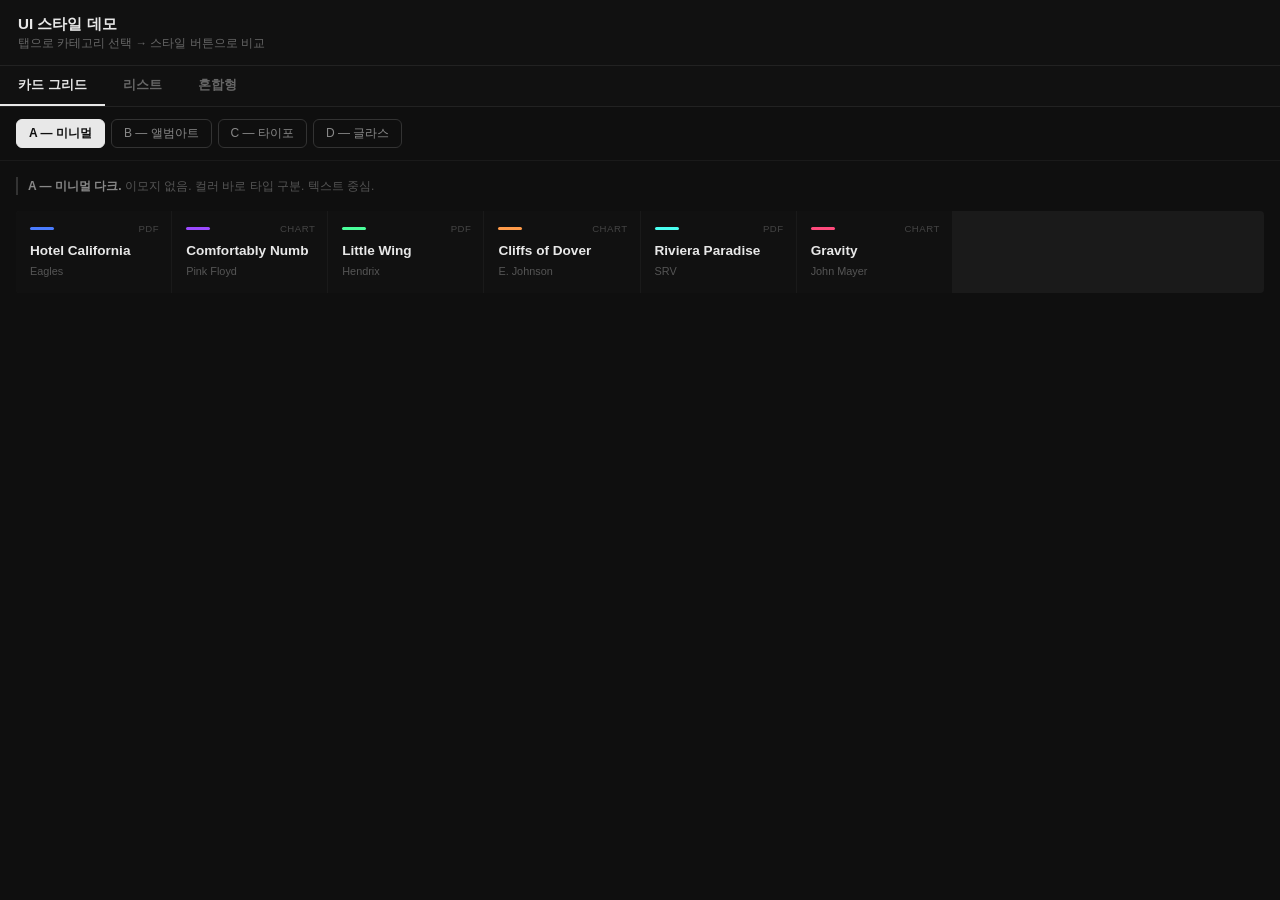
<file: ui-demo.html>
<!DOCTYPE html>
<html lang="ko">
<head>
<meta charset="UTF-8">
<meta name="viewport" content="width=device-width, initial-scale=1.0">
<title>UI 스타일 데모</title>
<style>
* { box-sizing: border-box; margin: 0; padding: 0; }
body {
  background: #0f0f0f;
  color: #e8e8e8;
  font-family: -apple-system, BlinkMacSystemFont, 'Segoe UI', sans-serif;
  padding-bottom: 80px;
}

/* ── 헤더 ── */
.demo-header {
  background: #111;
  border-bottom: 1px solid #222;
  padding: 14px 18px;
  position: sticky; top: 0; z-index: 100;
  display: flex; align-items: center; justify-content: space-between;
}
.demo-header h1 { font-size: 0.95rem; font-weight: 700; }
.demo-header p { font-size: 0.72rem; color: #666; margin-top: 1px; }

/* ── 카테고리 탭 ── */
.cat-nav {
  display: flex; gap: 0;
  background: #111;
  border-bottom: 1px solid #222;
  position: sticky; top: 49px; z-index: 99;
  overflow-x: auto; scrollbar-width: none;
}
.cat-nav::-webkit-scrollbar { display: none; }
.cat-btn {
  flex-shrink: 0;
  padding: 10px 18px;
  background: none; border: none; border-bottom: 2px solid transparent;
  color: #666; font-size: 0.82rem; font-weight: 600; cursor: pointer;
  white-space: nowrap; transition: all 0.2s;
}
.cat-btn.active { color: #e8e8e8; border-bottom-color: #e8e8e8; }

/* ── 스타일 탭 ── */
.style-nav {
  display: flex; gap: 6px; padding: 12px 16px;
  background: #0f0f0f; overflow-x: auto; scrollbar-width: none;
  border-bottom: 1px solid #1a1a1a;
}
.style-nav::-webkit-scrollbar { display: none; }
.style-btn {
  flex-shrink: 0; padding: 5px 12px; border-radius: 6px;
  border: 1px solid #333; background: transparent;
  color: #888; font-size: 0.75rem; cursor: pointer; white-space: nowrap;
  transition: all 0.15s;
}
.style-btn.active { background: #e8e8e8; border-color: #e8e8e8; color: #0f0f0f; font-weight: 600; }

/* ── 섹션 ── */
.demo-section { display: none; padding: 16px; }
.demo-section.active { display: block; }

.section-desc {
  font-size: 0.75rem; color: #555; margin-bottom: 16px; line-height: 1.5;
  border-left: 2px solid #333; padding-left: 10px;
}
.section-desc strong { color: #888; }

/* ═══════════════════════════════════════
   카드 그리드 — 스타일 A: 미니멀 다크
═══════════════════════════════════════ */
.cg-a-grid {
  display: grid; grid-template-columns: repeat(auto-fill, minmax(140px,1fr)); gap: 1px;
  background: #1a1a1a; border-radius: 4px; overflow: hidden;
}
.cg-a-item {
  background: #111; padding: 16px 14px; cursor: pointer;
  transition: background 0.15s; position: relative;
}
.cg-a-item:active { background: #1a1a1a; }
.cg-a-bar {
  width: 24px; height: 3px; border-radius: 2px; margin-bottom: 12px;
}
.cg-a-title { font-size: 0.85rem; font-weight: 600; line-height: 1.3; }
.cg-a-sub { font-size: 0.68rem; color: #555; margin-top: 5px; }
.cg-a-type {
  position: absolute; top: 12px; right: 12px;
  font-size: 0.6rem; color: #444; letter-spacing: 0.5px; text-transform: uppercase;
}

/* ═══════════════════════════════════════
   카드 그리드 — 스타일 B: 앨범아트 포커스
═══════════════════════════════════════ */
.cg-b-grid {
  display: grid; grid-template-columns: repeat(auto-fill, minmax(130px,1fr)); gap: 12px;
}
.cg-b-item { cursor: pointer; }
.cg-b-thumb {
  width: 100%; aspect-ratio: 1; border-radius: 6px; overflow: hidden;
  margin-bottom: 8px; position: relative;
}
.cg-b-thumb img, .cg-b-thumb div { width: 100%; height: 100%; }
.cg-b-overlay {
  position: absolute; inset: 0;
  background: linear-gradient(to top, rgba(0,0,0,0.7) 0%, transparent 50%);
  display: flex; align-items: flex-end; padding: 8px;
}
.cg-b-key {
  font-size: 0.7rem; font-weight: 700; color: #fff;
  background: rgba(255,255,255,0.15); padding: 2px 6px; border-radius: 4px;
  backdrop-filter: blur(4px);
}
.cg-b-title { font-size: 0.82rem; font-weight: 600; line-height: 1.2; }
.cg-b-artist { font-size: 0.68rem; color: #666; margin-top: 2px; }

/* ═══════════════════════════════════════
   카드 그리드 — 스타일 C: 라인 타이포
═══════════════════════════════════════ */
.cg-c-grid {
  display: grid; grid-template-columns: repeat(auto-fill, minmax(150px,1fr)); gap: 10px;
}
.cg-c-item {
  border: 1px solid #222; border-radius: 10px; padding: 14px;
  cursor: pointer; transition: border-color 0.15s, transform 0.15s;
  position: relative; overflow: hidden;
}
.cg-c-item:hover { border-color: #444; transform: translateY(-2px); }
.cg-c-num {
  font-size: 2rem; font-weight: 900; color: #1e1e1e;
  line-height: 1; margin-bottom: 10px; font-variant-numeric: tabular-nums;
}
.cg-c-title { font-size: 0.85rem; font-weight: 700; line-height: 1.3; }
.cg-c-sub { font-size: 0.68rem; color: #555; margin-top: 4px; }
.cg-c-tag {
  display: inline-block; margin-top: 8px;
  font-size: 0.6rem; padding: 2px 7px; border-radius: 3px;
  border: 1px solid #333; color: #666; text-transform: uppercase; letter-spacing: 0.5px;
}

/* ═══════════════════════════════════════
   카드 그리드 — 스타일 D: 글라스모피즘
═══════════════════════════════════════ */
.cg-d-wrap {
  position: relative; padding: 20px; border-radius: 16px; overflow: hidden;
  background: linear-gradient(135deg, #0a0a1a, #1a0a2a);
}
.cg-d-blob {
  position: absolute; border-radius: 50%; filter: blur(60px); opacity: 0.25;
}
.cg-d-grid {
  position: relative; z-index: 1;
  display: grid; grid-template-columns: repeat(auto-fill, minmax(130px,1fr)); gap: 10px;
}
.cg-d-item {
  background: rgba(255,255,255,0.05); border: 1px solid rgba(255,255,255,0.08);
  border-radius: 12px; padding: 14px; cursor: pointer;
  backdrop-filter: blur(10px); transition: background 0.2s, transform 0.15s;
}
.cg-d-item:hover { background: rgba(255,255,255,0.09); transform: translateY(-2px); }
.cg-d-dot {
  width: 8px; height: 8px; border-radius: 50%; margin-bottom: 12px;
}
.cg-d-title { font-size: 0.83rem; font-weight: 600; color: rgba(255,255,255,0.9); }
.cg-d-sub { font-size: 0.67rem; color: rgba(255,255,255,0.35); margin-top: 4px; }

/* ═══════════════════════════════════════
   리스트 — 스타일 A: 음악앱 클래식
═══════════════════════════════════════ */
.ls-a-item {
  display: flex; align-items: center; gap: 14px;
  padding: 10px 0; border-bottom: 1px solid #181818; cursor: pointer;
}
.ls-a-num {
  width: 22px; text-align: right; font-size: 0.8rem;
  color: #444; flex-shrink: 0; font-variant-numeric: tabular-nums;
}
.ls-a-thumb {
  width: 44px; height: 44px; border-radius: 4px; flex-shrink: 0; overflow: hidden;
}
.ls-a-info { flex: 1; min-width: 0; }
.ls-a-title { font-size: 0.88rem; font-weight: 500; white-space: nowrap; overflow: hidden; text-overflow: ellipsis; }
.ls-a-meta { font-size: 0.71rem; color: #555; margin-top: 2px; }
.ls-a-dur { font-size: 0.75rem; color: #555; flex-shrink: 0; }

/* ═══════════════════════════════════════
   리스트 — 스타일 B: 세로 구분선
═══════════════════════════════════════ */
.ls-b-item {
  display: flex; align-items: center; gap: 0;
  border-bottom: 1px solid #141414; cursor: pointer;
  transition: background 0.15s;
}
.ls-b-item:hover { background: #141414; }
.ls-b-accent {
  width: 3px; height: 52px; flex-shrink: 0; border-radius: 0 2px 2px 0;
}
.ls-b-content { flex: 1; min-width: 0; padding: 12px 14px; }
.ls-b-title { font-size: 0.88rem; font-weight: 600; white-space: nowrap; overflow: hidden; text-overflow: ellipsis; }
.ls-b-sub { font-size: 0.7rem; color: #555; margin-top: 3px; }
.ls-b-badge {
  font-size: 0.6rem; padding: 2px 6px; border-radius: 3px;
  background: #1a1a1a; color: #555; flex-shrink: 0; margin-right: 14px;
  text-transform: uppercase; letter-spacing: 0.3px;
}

/* ═══════════════════════════════════════
   리스트 — 스타일 C: 풀와이드 타이포
═══════════════════════════════════════ */
.ls-c-item {
  padding: 14px 0;
  border-bottom: 1px solid #161616; cursor: pointer;
  transition: opacity 0.15s;
}
.ls-c-item:hover { opacity: 0.7; }
.ls-c-top { display: flex; justify-content: space-between; align-items: baseline; gap: 8px; }
.ls-c-title { font-size: 0.95rem; font-weight: 700; flex: 1; min-width: 0; white-space: nowrap; overflow: hidden; text-overflow: ellipsis; }
.ls-c-key { font-size: 0.78rem; color: #666; flex-shrink: 0; font-weight: 600; }
.ls-c-bot { display: flex; justify-content: space-between; margin-top: 4px; }
.ls-c-artist { font-size: 0.72rem; color: #555; }
.ls-c-type { font-size: 0.65rem; color: #3a3a3a; text-transform: uppercase; letter-spacing: 0.5px; }

/* ═══════════════════════════════════════
   리스트 — 스타일 D: 컴팩트 테이블
═══════════════════════════════════════ */
.ls-d-wrap { border: 1px solid #1e1e1e; border-radius: 8px; overflow: hidden; }
.ls-d-head {
  display: grid; grid-template-columns: 1fr 60px 50px;
  padding: 8px 14px; background: #141414;
  font-size: 0.65rem; color: #444; text-transform: uppercase; letter-spacing: 0.5px;
}
.ls-d-item {
  display: grid; grid-template-columns: 1fr 60px 50px;
  padding: 10px 14px; border-top: 1px solid #181818; cursor: pointer;
  align-items: center; transition: background 0.15s;
}
.ls-d-item:hover { background: #141414; }
.ls-d-title { font-size: 0.84rem; font-weight: 500; white-space: nowrap; overflow: hidden; text-overflow: ellipsis; }
.ls-d-key { font-size: 0.78rem; color: #666; font-weight: 600; }
.ls-d-type { font-size: 0.68rem; color: #444; text-transform: uppercase; letter-spacing: 0.3px; }

/* ═══════════════════════════════════════
   혼합형 — 스타일 A: 에디터리얼
═══════════════════════════════════════ */
.mx-a-hero {
  position: relative; border-radius: 10px; overflow: hidden;
  margin-bottom: 20px; cursor: pointer;
}
.mx-a-hero-thumb {
  height: 180px; width: 100%;
}
.mx-a-hero-info {
  position: absolute; bottom: 0; left: 0; right: 0;
  padding: 20px 16px 14px;
  background: linear-gradient(to top, rgba(0,0,0,0.9) 0%, transparent 100%);
}
.mx-a-hero-label {
  font-size: 0.6rem; letter-spacing: 1.5px; text-transform: uppercase;
  color: rgba(255,255,255,0.5); margin-bottom: 4px;
}
.mx-a-hero-title { font-size: 1.15rem; font-weight: 700; line-height: 1.2; }
.mx-a-hero-sub { font-size: 0.75rem; color: rgba(255,255,255,0.5); margin-top: 3px; }
.mx-a-list-title {
  font-size: 0.68rem; letter-spacing: 1.5px; text-transform: uppercase;
  color: #444; margin-bottom: 10px;
}

/* ═══════════════════════════════════════
   혼합형 — 스타일 B: 대시보드
═══════════════════════════════════════ */
.mx-b-top { display: grid; grid-template-columns: 1fr 1fr; gap: 8px; margin-bottom: 16px; }
.mx-b-feat {
  grid-column: 1/-1; background: #141414; border-radius: 10px;
  overflow: hidden; cursor: pointer; display: flex; align-items: stretch;
}
.mx-b-feat-thumb { width: 90px; flex-shrink: 0; }
.mx-b-feat-info { padding: 14px; flex: 1; }
.mx-b-feat-tag { font-size: 0.6rem; color: #666; text-transform: uppercase; letter-spacing: 0.5px; margin-bottom: 4px; }
.mx-b-feat-title { font-size: 0.92rem; font-weight: 700; }
.mx-b-feat-sub { font-size: 0.72rem; color: #555; margin-top: 3px; }
.mx-b-mini {
  background: #141414; border-radius: 10px; overflow: hidden;
  cursor: pointer; aspect-ratio: 1; display: flex; flex-direction: column;
}
.mx-b-mini-thumb { flex: 1; }
.mx-b-mini-info { padding: 8px; background: #141414; }
.mx-b-mini-title { font-size: 0.75rem; font-weight: 600; white-space: nowrap; overflow: hidden; text-overflow: ellipsis; }
.mx-b-mini-sub { font-size: 0.62rem; color: #555; margin-top: 1px; }
.mx-b-divider {
  font-size: 0.65rem; color: #444; letter-spacing: 1px;
  text-transform: uppercase; margin-bottom: 10px;
  display: flex; align-items: center; gap: 8px;
}
.mx-b-divider::after { content:''; flex:1; height:1px; background:#1e1e1e; }

/* ═══════════════════════════════════════
   혼합형 — 스타일 C: Tidal / Deezer
═══════════════════════════════════════ */
.mx-c-hero {
  border-radius: 12px; overflow: hidden; margin-bottom: 20px;
  cursor: pointer; position: relative;
}
.mx-c-hero-thumb { height: 200px; width: 100%; position: relative; }
.mx-c-play {
  position: absolute; right: 14px; bottom: -18px;
  width: 44px; height: 44px; border-radius: 50%;
  background: #fff; border: none; cursor: pointer;
  display: flex; align-items: center; justify-content: center;
  font-size: 1rem; box-shadow: 0 4px 16px rgba(0,0,0,0.5); z-index: 1;
}
.mx-c-hero-info { background: #141414; padding: 24px 14px 14px; }
.mx-c-hero-title { font-size: 1rem; font-weight: 700; }
.mx-c-hero-sub { font-size: 0.75rem; color: #666; margin-top: 4px; }
.mx-c-row {
  display: flex; align-items: center; gap: 12px;
  padding: 9px 0; border-bottom: 1px solid #161616; cursor: pointer;
}
.mx-c-row-thumb { width: 40px; height: 40px; border-radius: 4px; flex-shrink: 0; overflow: hidden; }
.mx-c-row-info { flex: 1; min-width: 0; }
.mx-c-row-title { font-size: 0.85rem; font-weight: 500; white-space: nowrap; overflow: hidden; text-overflow: ellipsis; }
.mx-c-row-sub { font-size: 0.7rem; color: #555; margin-top: 1px; }
.mx-c-more { font-size: 0.75rem; color: #555; flex-shrink: 0; }

/* ═══════════════════════════════════════
   혼합형 — 스타일 D: 세로 슬라이드
═══════════════════════════════════════ */
.mx-d-scroll {
  display: flex; gap: 10px; overflow-x: auto; margin-bottom: 20px;
  scrollbar-width: none; padding-bottom: 4px;
}
.mx-d-scroll::-webkit-scrollbar { display: none; }
.mx-d-big {
  flex-shrink: 0; width: 200px; border-radius: 10px; overflow: hidden;
  cursor: pointer; position: relative;
}
.mx-d-big-thumb { height: 120px; }
.mx-d-big-info { padding: 10px; background: #141414; }
.mx-d-big-title { font-size: 0.82rem; font-weight: 700; }
.mx-d-big-sub { font-size: 0.68rem; color: #555; margin-top: 2px; }
.mx-d-label {
  font-size: 0.68rem; color: #444; letter-spacing: 1px;
  text-transform: uppercase; margin-bottom: 8px;
}

/* 유틸 */
.g1 { background: linear-gradient(135deg,#0d1b2a,#1b3a5c); }
.g2 { background: linear-gradient(135deg,#1a0d2e,#3d1a6e); }
.g3 { background: linear-gradient(135deg,#0d2a1a,#1a6e3b); }
.g4 { background: linear-gradient(135deg,#2a1a0d,#6e3b1a); }
.g5 { background: linear-gradient(135deg,#1a2a0d,#3b6e1a); }
.g6 { background: linear-gradient(135deg,#2a0d0d,#6e1a1a); }
.g7 { background: linear-gradient(135deg,#0d2a2a,#1a5e6e); }
.g8 { background: linear-gradient(135deg,#2a250d,#6e5a1a); }
.dot1{background:#4a7cff} .dot2{background:#9b4aff} .dot3{background:#4aff9b}
.dot4{background:#ff9b4a} .dot5{background:#4afff0} .dot6{background:#ff4a7c}
.bar1{background:#4a7cff} .bar2{background:#9b4aff} .bar3{background:#4aff9b}
.bar4{background:#ff9b4a} .bar5{background:#4afff0} .bar6{background:#ff4a7c}
.accent1{background:#4a7cff} .accent2{background:#9b4aff} .accent3{background:#4aff9b}
.accent4{background:#ff9b4a} .accent5{background:#4afff0} .accent6{background:#ff4a7c}
</style>
</head>
<body>

<div class="demo-header">
  <div>
    <h1>UI 스타일 데모</h1>
    <p>탭으로 카테고리 선택 → 스타일 버튼으로 비교</p>
  </div>
</div>

<div class="cat-nav">
  <button class="cat-btn active" onclick="showCat('card',this)">카드 그리드</button>
  <button class="cat-btn" onclick="showCat('list',this)">리스트</button>
  <button class="cat-btn" onclick="showCat('mixed',this)">혼합형</button>
</div>

<!-- ════════ 카드 그리드 ════════ -->
<div id="cat-card" class="cat-section">
  <div class="style-nav">
    <button class="style-btn active" onclick="showStyle('card','a',this)">A — 미니멀</button>
    <button class="style-btn" onclick="showStyle('card','b',this)">B — 앨범아트</button>
    <button class="style-btn" onclick="showStyle('card','c',this)">C — 타이포</button>
    <button class="style-btn" onclick="showStyle('card','d',this)">D — 글라스</button>
  </div>

  <!-- A: 미니멀 다크 -->
  <div class="demo-section active" id="card-a">
    <div class="section-desc"><strong>A — 미니멀 다크.</strong> 이모지 없음. 컬러 바로 타입 구분. 텍스트 중심.</div>
    <div class="cg-a-grid">
      <div class="cg-a-item"><div class="cg-a-bar bar1"></div><div class="cg-a-type">PDF</div><div class="cg-a-title">Hotel California</div><div class="cg-a-sub">Eagles</div></div>
      <div class="cg-a-item"><div class="cg-a-bar bar2"></div><div class="cg-a-type">Chart</div><div class="cg-a-title">Comfortably Numb</div><div class="cg-a-sub">Pink Floyd</div></div>
      <div class="cg-a-item"><div class="cg-a-bar bar3"></div><div class="cg-a-type">PDF</div><div class="cg-a-title">Little Wing</div><div class="cg-a-sub">Hendrix</div></div>
      <div class="cg-a-item"><div class="cg-a-bar bar4"></div><div class="cg-a-type">Chart</div><div class="cg-a-title">Cliffs of Dover</div><div class="cg-a-sub">E. Johnson</div></div>
      <div class="cg-a-item"><div class="cg-a-bar bar5"></div><div class="cg-a-type">PDF</div><div class="cg-a-title">Riviera Paradise</div><div class="cg-a-sub">SRV</div></div>
      <div class="cg-a-item"><div class="cg-a-bar bar6"></div><div class="cg-a-type">Chart</div><div class="cg-a-title">Gravity</div><div class="cg-a-sub">John Mayer</div></div>
    </div>
  </div>

  <!-- B: 앨범아트 포커스 -->
  <div class="demo-section" id="card-b">
    <div class="section-desc"><strong>B — 앨범아트 포커스.</strong> 정사각 썸네일. 그라디언트 오버레이로 텍스트 자연스럽게.</div>
    <div class="cg-b-grid">
      <div class="cg-b-item"><div class="cg-b-thumb g1"><div></div><div class="cg-b-overlay"><span class="cg-b-key">Am</span></div></div><div class="cg-b-title">Hotel California</div><div class="cg-b-artist">Eagles</div></div>
      <div class="cg-b-item"><div class="cg-b-thumb g2"><div></div><div class="cg-b-overlay"><span class="cg-b-key">Gm</span></div></div><div class="cg-b-title">Comfortably Numb</div><div class="cg-b-artist">Pink Floyd</div></div>
      <div class="cg-b-item"><div class="cg-b-thumb g3"><div></div><div class="cg-b-overlay"><span class="cg-b-key">E</span></div></div><div class="cg-b-title">Little Wing</div><div class="cg-b-artist">Hendrix</div></div>
      <div class="cg-b-item"><div class="cg-b-thumb g4"><div></div><div class="cg-b-overlay"><span class="cg-b-key">E</span></div></div><div class="cg-b-title">Cliffs of Dover</div><div class="cg-b-artist">E. Johnson</div></div>
      <div class="cg-b-item"><div class="cg-b-thumb g5"><div></div><div class="cg-b-overlay"><span class="cg-b-key">E</span></div></div><div class="cg-b-title">Riviera Paradise</div><div class="cg-b-artist">SRV</div></div>
      <div class="cg-b-item"><div class="cg-b-thumb g6"><div></div><div class="cg-b-overlay"><span class="cg-b-key">Bm</span></div></div><div class="cg-b-title">Gravity</div><div class="cg-b-artist">John Mayer</div></div>
    </div>
  </div>

  <!-- C: 라인 타이포 -->
  <div class="demo-section" id="card-c">
    <div class="section-desc"><strong>C — 라인 타이포.</strong> 번호 + 제목 강조. 테두리만으로 구분. 깔끔한 잡지 느낌.</div>
    <div class="cg-c-grid">
      <div class="cg-c-item"><div class="cg-c-num">01</div><div class="cg-c-title">Hotel California</div><div class="cg-c-sub">Eagles</div><span class="cg-c-tag">PDF</span></div>
      <div class="cg-c-item"><div class="cg-c-num">02</div><div class="cg-c-title">Comfortably Numb</div><div class="cg-c-sub">Pink Floyd</div><span class="cg-c-tag">Chart</span></div>
      <div class="cg-c-item"><div class="cg-c-num">03</div><div class="cg-c-title">Little Wing</div><div class="cg-c-sub">Hendrix</div><span class="cg-c-tag">PDF</span></div>
      <div class="cg-c-item"><div class="cg-c-num">04</div><div class="cg-c-title">Cliffs of Dover</div><div class="cg-c-sub">E. Johnson</div><span class="cg-c-tag">Chart</span></div>
      <div class="cg-c-item"><div class="cg-c-num">05</div><div class="cg-c-title">Riviera Paradise</div><div class="cg-c-sub">SRV</div><span class="cg-c-tag">PDF</span></div>
      <div class="cg-c-item"><div class="cg-c-num">06</div><div class="cg-c-title">Gravity</div><div class="cg-c-sub">John Mayer</div><span class="cg-c-tag">Chart</span></div>
    </div>
  </div>

  <!-- D: 글라스모피즘 -->
  <div class="demo-section" id="card-d">
    <div class="section-desc"><strong>D — 글라스모피즘.</strong> 컬러 블러 배경 + 반투명 카드. Frosted glass 느낌.</div>
    <div class="cg-d-wrap">
      <div class="cg-d-blob" style="width:200px;height:200px;background:#4a7cff;top:-50px;left:-50px"></div>
      <div class="cg-d-blob" style="width:160px;height:160px;background:#9b4aff;top:20px;right:-30px"></div>
      <div class="cg-d-blob" style="width:180px;height:180px;background:#4aff9b;bottom:-40px;left:30%"></div>
      <div class="cg-d-grid">
        <div class="cg-d-item"><div class="cg-d-dot dot1"></div><div class="cg-d-title">Hotel California</div><div class="cg-d-sub">Eagles · Am</div></div>
        <div class="cg-d-item"><div class="cg-d-dot dot2"></div><div class="cg-d-title">Comfortably Numb</div><div class="cg-d-sub">Pink Floyd · Gm</div></div>
        <div class="cg-d-item"><div class="cg-d-dot dot3"></div><div class="cg-d-title">Little Wing</div><div class="cg-d-sub">Hendrix · E</div></div>
        <div class="cg-d-item"><div class="cg-d-dot dot4"></div><div class="cg-d-title">Cliffs of Dover</div><div class="cg-d-sub">E. Johnson · E</div></div>
        <div class="cg-d-item"><div class="cg-d-dot dot5"></div><div class="cg-d-title">Riviera Paradise</div><div class="cg-d-sub">SRV · E</div></div>
        <div class="cg-d-item"><div class="cg-d-dot dot6"></div><div class="cg-d-title">Gravity</div><div class="cg-d-sub">John Mayer · Bm</div></div>
      </div>
    </div>
  </div>
</div>

<!-- ════════ 리스트 ════════ -->
<div id="cat-list" class="cat-section" style="display:none">
  <div class="style-nav">
    <button class="style-btn active" onclick="showStyle('list','a',this)">A — 음악앱</button>
    <button class="style-btn" onclick="showStyle('list','b',this)">B — 사이드바</button>
    <button class="style-btn" onclick="showStyle('list','c',this)">C — 타이포</button>
    <button class="style-btn" onclick="showStyle('list','d',this)">D — 테이블</button>
  </div>

  <!-- A -->
  <div class="demo-section active" id="list-a">
    <div class="section-desc"><strong>A — 음악앱 클래식.</strong> 번호 + 썸네일 + 재생시간. Spotify/Apple Music 느낌.</div>
    <div class="ls-a-item"><div class="ls-a-num">1</div><div class="ls-a-thumb g1"></div><div class="ls-a-info"><div class="ls-a-title">Hotel California</div><div class="ls-a-meta">Eagles · PDF</div></div><div class="ls-a-dur">Am</div></div>
    <div class="ls-a-item"><div class="ls-a-num">2</div><div class="ls-a-thumb g2"></div><div class="ls-a-info"><div class="ls-a-title">Comfortably Numb</div><div class="ls-a-meta">Pink Floyd · Chart</div></div><div class="ls-a-dur">Gm</div></div>
    <div class="ls-a-item"><div class="ls-a-num">3</div><div class="ls-a-thumb g3"></div><div class="ls-a-info"><div class="ls-a-title">Little Wing</div><div class="ls-a-meta">Hendrix · PDF</div></div><div class="ls-a-dur">E</div></div>
    <div class="ls-a-item"><div class="ls-a-num">4</div><div class="ls-a-thumb g4"></div><div class="ls-a-info"><div class="ls-a-title">Cliffs of Dover</div><div class="ls-a-meta">E. Johnson · Chart</div></div><div class="ls-a-dur">E</div></div>
    <div class="ls-a-item"><div class="ls-a-num">5</div><div class="ls-a-thumb g5"></div><div class="ls-a-info"><div class="ls-a-title">Riviera Paradise</div><div class="ls-a-meta">SRV · PDF</div></div><div class="ls-a-dur">E</div></div>
    <div class="ls-a-item"><div class="ls-a-num">6</div><div class="ls-a-thumb g6"></div><div class="ls-a-info"><div class="ls-a-title">Gravity</div><div class="ls-a-meta">John Mayer · Chart</div></div><div class="ls-a-dur">Bm</div></div>
  </div>

  <!-- B -->
  <div class="demo-section" id="list-b">
    <div class="section-desc"><strong>B — 컬러 사이드바.</strong> 왼쪽 컬러 바로 타입/폴더 구분. 호버 시 배경.</div>
    <div class="ls-b-item"><div class="ls-b-accent accent1"></div><div class="ls-b-content"><div class="ls-b-title">Hotel California</div><div class="ls-b-sub">Eagles · Am</div></div><div class="ls-b-badge">PDF</div></div>
    <div class="ls-b-item"><div class="ls-b-accent accent2"></div><div class="ls-b-content"><div class="ls-b-title">Comfortably Numb</div><div class="ls-b-sub">Pink Floyd · Gm</div></div><div class="ls-b-badge">Chart</div></div>
    <div class="ls-b-item"><div class="ls-b-accent accent3"></div><div class="ls-b-content"><div class="ls-b-title">Little Wing</div><div class="ls-b-sub">Hendrix · E</div></div><div class="ls-b-badge">PDF</div></div>
    <div class="ls-b-item"><div class="ls-b-accent accent4"></div><div class="ls-b-content"><div class="ls-b-title">Cliffs of Dover</div><div class="ls-b-sub">E. Johnson · E</div></div><div class="ls-b-badge">Chart</div></div>
    <div class="ls-b-item"><div class="ls-b-accent accent5"></div><div class="ls-b-content"><div class="ls-b-title">Riviera Paradise</div><div class="ls-b-sub">SRV · E</div></div><div class="ls-b-badge">PDF</div></div>
    <div class="ls-b-item"><div class="ls-b-accent accent6"></div><div class="ls-b-content"><div class="ls-b-title">Gravity</div><div class="ls-b-sub">John Mayer · Bm</div></div><div class="ls-b-badge">Chart</div></div>
  </div>

  <!-- C -->
  <div class="demo-section" id="list-c">
    <div class="section-desc"><strong>C — 풀와이드 타이포.</strong> 썸네일 없음. 제목/키/아티스트만. 밀도 높고 깔끔.</div>
    <div class="ls-c-item"><div class="ls-c-top"><div class="ls-c-title">Hotel California</div><div class="ls-c-key">Am</div></div><div class="ls-c-bot"><div class="ls-c-artist">Eagles</div><div class="ls-c-type">PDF</div></div></div>
    <div class="ls-c-item"><div class="ls-c-top"><div class="ls-c-title">Comfortably Numb</div><div class="ls-c-key">Gm</div></div><div class="ls-c-bot"><div class="ls-c-artist">Pink Floyd</div><div class="ls-c-type">Chart</div></div></div>
    <div class="ls-c-item"><div class="ls-c-top"><div class="ls-c-title">Little Wing</div><div class="ls-c-key">E</div></div><div class="ls-c-bot"><div class="ls-c-artist">Hendrix</div><div class="ls-c-type">PDF</div></div></div>
    <div class="ls-c-item"><div class="ls-c-top"><div class="ls-c-title">Cliffs of Dover</div><div class="ls-c-key">E</div></div><div class="ls-c-bot"><div class="ls-c-artist">E. Johnson</div><div class="ls-c-type">Chart</div></div></div>
    <div class="ls-c-item"><div class="ls-c-top"><div class="ls-c-title">Riviera Paradise</div><div class="ls-c-key">E</div></div><div class="ls-c-bot"><div class="ls-c-artist">SRV</div><div class="ls-c-type">PDF</div></div></div>
    <div class="ls-c-item"><div class="ls-c-top"><div class="ls-c-title">Gravity</div><div class="ls-c-key">Bm</div></div><div class="ls-c-bot"><div class="ls-c-artist">John Mayer</div><div class="ls-c-type">Chart</div></div></div>
  </div>

  <!-- D -->
  <div class="demo-section" id="list-d">
    <div class="section-desc"><strong>D — 컴팩트 테이블.</strong> 헤더 + 그리드. 정보 밀도 최고. 데이터 위주.</div>
    <div class="ls-d-wrap">
      <div class="ls-d-head"><span>곡명</span><span>키</span><span>타입</span></div>
      <div class="ls-d-item"><div class="ls-d-title">Hotel California</div><div class="ls-d-key">Am</div><div class="ls-d-type">PDF</div></div>
      <div class="ls-d-item"><div class="ls-d-title">Comfortably Numb</div><div class="ls-d-key">Gm</div><div class="ls-d-type">Chart</div></div>
      <div class="ls-d-item"><div class="ls-d-title">Little Wing</div><div class="ls-d-key">E</div><div class="ls-d-type">PDF</div></div>
      <div class="ls-d-item"><div class="ls-d-title">Cliffs of Dover</div><div class="ls-d-key">E</div><div class="ls-d-type">Chart</div></div>
      <div class="ls-d-item"><div class="ls-d-title">Riviera Paradise</div><div class="ls-d-key">E</div><div class="ls-d-type">PDF</div></div>
      <div class="ls-d-item"><div class="ls-d-title">Gravity</div><div class="ls-d-key">Bm</div><div class="ls-d-type">Chart</div></div>
    </div>
  </div>
</div>

<!-- ════════ 혼합형 ════════ -->
<div id="cat-mixed" class="cat-section" style="display:none">
  <div class="style-nav">
    <button class="style-btn active" onclick="showStyle('mixed','a',this)">A — 에디터리얼</button>
    <button class="style-btn" onclick="showStyle('mixed','b',this)">B — 대시보드</button>
    <button class="style-btn" onclick="showStyle('mixed','c',this)">C — Tidal</button>
    <button class="style-btn" onclick="showStyle('mixed','d',this)">D — 가로+세로</button>
  </div>

  <!-- A: 에디터리얼 -->
  <div class="demo-section active" id="mixed-a">
    <div class="section-desc"><strong>A — 에디터리얼.</strong> 풀와이드 히어로 + 텍스트 오버레이. 잡지/음악 미디어 느낌.</div>
    <div class="mx-a-hero">
      <div class="mx-a-hero-thumb g1"></div>
      <div class="mx-a-hero-info">
        <div class="mx-a-hero-label">마지막 열람</div>
        <div class="mx-a-hero-title">Hotel California</div>
        <div class="mx-a-hero-sub">Eagles · Am · PDF</div>
      </div>
    </div>
    <div class="mx-a-list-title">전체 목록</div>
    <div class="ls-a-item"><div class="ls-a-num">2</div><div class="ls-a-thumb g2"></div><div class="ls-a-info"><div class="ls-a-title">Comfortably Numb</div><div class="ls-a-meta">Pink Floyd</div></div><div class="ls-a-dur">Gm</div></div>
    <div class="ls-a-item"><div class="ls-a-num">3</div><div class="ls-a-thumb g3"></div><div class="ls-a-info"><div class="ls-a-title">Little Wing</div><div class="ls-a-meta">Hendrix</div></div><div class="ls-a-dur">E</div></div>
    <div class="ls-a-item"><div class="ls-a-num">4</div><div class="ls-a-thumb g4"></div><div class="ls-a-info"><div class="ls-a-title">Cliffs of Dover</div><div class="ls-a-meta">E. Johnson</div></div><div class="ls-a-dur">E</div></div>
    <div class="ls-a-item"><div class="ls-a-num">5</div><div class="ls-a-thumb g5"></div><div class="ls-a-info"><div class="ls-a-title">Riviera Paradise</div><div class="ls-a-meta">SRV</div></div><div class="ls-a-dur">E</div></div>
  </div>

  <!-- B: 대시보드 -->
  <div class="demo-section" id="mixed-b">
    <div class="section-desc"><strong>B — 대시보드.</strong> Featured + 2열 미니 + 리스트. 정보 계층이 명확.</div>
    <div class="mx-b-top">
      <div class="mx-b-feat">
        <div class="mx-b-feat-thumb g1"></div>
        <div class="mx-b-feat-info"><div class="mx-b-feat-tag">최근 열람</div><div class="mx-b-feat-title">Hotel California</div><div class="mx-b-feat-sub">Eagles · Am</div></div>
      </div>
      <div class="mx-b-mini"><div class="mx-b-mini-thumb g3"></div><div class="mx-b-mini-info"><div class="mx-b-mini-title">Little Wing</div><div class="mx-b-mini-sub">Hendrix</div></div></div>
      <div class="mx-b-mini"><div class="mx-b-mini-thumb g4"></div><div class="mx-b-mini-info"><div class="mx-b-mini-title">Cliffs of Dover</div><div class="mx-b-mini-sub">E. Johnson</div></div></div>
    </div>
    <div class="mx-b-divider">전체 목록</div>
    <div class="ls-c-item"><div class="ls-c-top"><div class="ls-c-title">Comfortably Numb</div><div class="ls-c-key">Gm</div></div><div class="ls-c-bot"><div class="ls-c-artist">Pink Floyd</div><div class="ls-c-type">Chart</div></div></div>
    <div class="ls-c-item"><div class="ls-c-top"><div class="ls-c-title">Riviera Paradise</div><div class="ls-c-key">E</div></div><div class="ls-c-bot"><div class="ls-c-artist">SRV</div><div class="ls-c-type">PDF</div></div></div>
    <div class="ls-c-item"><div class="ls-c-top"><div class="ls-c-title">Gravity</div><div class="ls-c-key">Bm</div></div><div class="ls-c-bot"><div class="ls-c-artist">John Mayer</div><div class="ls-c-type">Chart</div></div></div>
  </div>

  <!-- C: Tidal -->
  <div class="demo-section" id="mixed-c">
    <div class="section-desc"><strong>C — Tidal 스타일.</strong> 큰 히어로 + 플레이 버튼 + 심플 리스트.</div>
    <div class="mx-c-hero">
      <div class="mx-c-hero-thumb g2"></div>
      <button class="mx-c-play">▶</button>
      <div class="mx-c-hero-info">
        <div class="mx-c-hero-title">Hotel California</div>
        <div class="mx-c-hero-sub">Eagles · Am · PDF</div>
      </div>
    </div>
    <div class="mx-c-row"><div class="mx-c-row-thumb g2"></div><div class="mx-c-row-info"><div class="mx-c-row-title">Comfortably Numb</div><div class="mx-c-row-sub">Pink Floyd · Gm</div></div><div class="mx-c-more">›</div></div>
    <div class="mx-c-row"><div class="mx-c-row-thumb g3"></div><div class="mx-c-row-info"><div class="mx-c-row-title">Little Wing</div><div class="mx-c-row-sub">Hendrix · E</div></div><div class="mx-c-more">›</div></div>
    <div class="mx-c-row"><div class="mx-c-row-thumb g4"></div><div class="mx-c-row-info"><div class="mx-c-row-title">Cliffs of Dover</div><div class="mx-c-row-sub">E. Johnson · E</div></div><div class="mx-c-more">›</div></div>
    <div class="mx-c-row"><div class="mx-c-row-thumb g5"></div><div class="mx-c-row-info"><div class="mx-c-row-title">Riviera Paradise</div><div class="mx-c-row-sub">SRV · E</div></div><div class="mx-c-more">›</div></div>
    <div class="mx-c-row"><div class="mx-c-row-thumb g6"></div><div class="mx-c-row-info"><div class="mx-c-row-title">Gravity</div><div class="mx-c-row-sub">John Mayer · Bm</div></div><div class="mx-c-more">›</div></div>
  </div>

  <!-- D: 가로 스크롤 + 세로 리스트 -->
  <div class="demo-section" id="mixed-d">
    <div class="section-desc"><strong>D — 가로+세로.</strong> 상단 가로 스크롤 큰카드 + 하단 텍스트 리스트.</div>
    <div class="mx-d-label">최근 열람</div>
    <div class="mx-d-scroll">
      <div class="mx-d-big"><div class="mx-d-big-thumb g1"></div><div class="mx-d-big-info"><div class="mx-d-big-title">Hotel California</div><div class="mx-d-big-sub">Eagles · Am</div></div></div>
      <div class="mx-d-big"><div class="mx-d-big-thumb g3"></div><div class="mx-d-big-info"><div class="mx-d-big-title">Little Wing</div><div class="mx-d-big-sub">Hendrix · E</div></div></div>
      <div class="mx-d-big"><div class="mx-d-big-thumb g5"></div><div class="mx-d-big-info"><div class="mx-d-big-title">Riviera Paradise</div><div class="mx-d-big-sub">SRV · E</div></div></div>
    </div>
    <div class="mx-d-label">전체 목록</div>
    <div class="ls-b-item"><div class="ls-b-accent accent1"></div><div class="ls-b-content"><div class="ls-b-title">Comfortably Numb</div><div class="ls-b-sub">Pink Floyd · Gm</div></div><div class="ls-b-badge">Chart</div></div>
    <div class="ls-b-item"><div class="ls-b-accent accent4"></div><div class="ls-b-content"><div class="ls-b-title">Cliffs of Dover</div><div class="ls-b-sub">E. Johnson · E</div></div><div class="ls-b-badge">Chart</div></div>
    <div class="ls-b-item"><div class="ls-b-accent accent2"></div><div class="ls-b-content"><div class="ls-b-title">Gravity</div><div class="ls-b-sub">John Mayer · Bm</div></div><div class="ls-b-badge">PDF</div></div>
  </div>
</div>

<script>
function showCat(cat, btn) {
  document.querySelectorAll('.cat-section').forEach(s => s.style.display = 'none');
  document.querySelectorAll('.cat-btn').forEach(b => b.classList.remove('active'));
  document.getElementById('cat-' + cat).style.display = 'block';
  btn.classList.add('active');
}
function showStyle(cat, style, btn) {
  const section = document.getElementById('cat-' + cat);
  section.querySelectorAll('.demo-section').forEach(s => s.classList.remove('active'));
  section.querySelectorAll('.style-btn').forEach(b => b.classList.remove('active'));
  document.getElementById(cat + '-' + style).classList.add('active');
  btn.classList.add('active');
}
</script>
</body>
</html>
</file>
